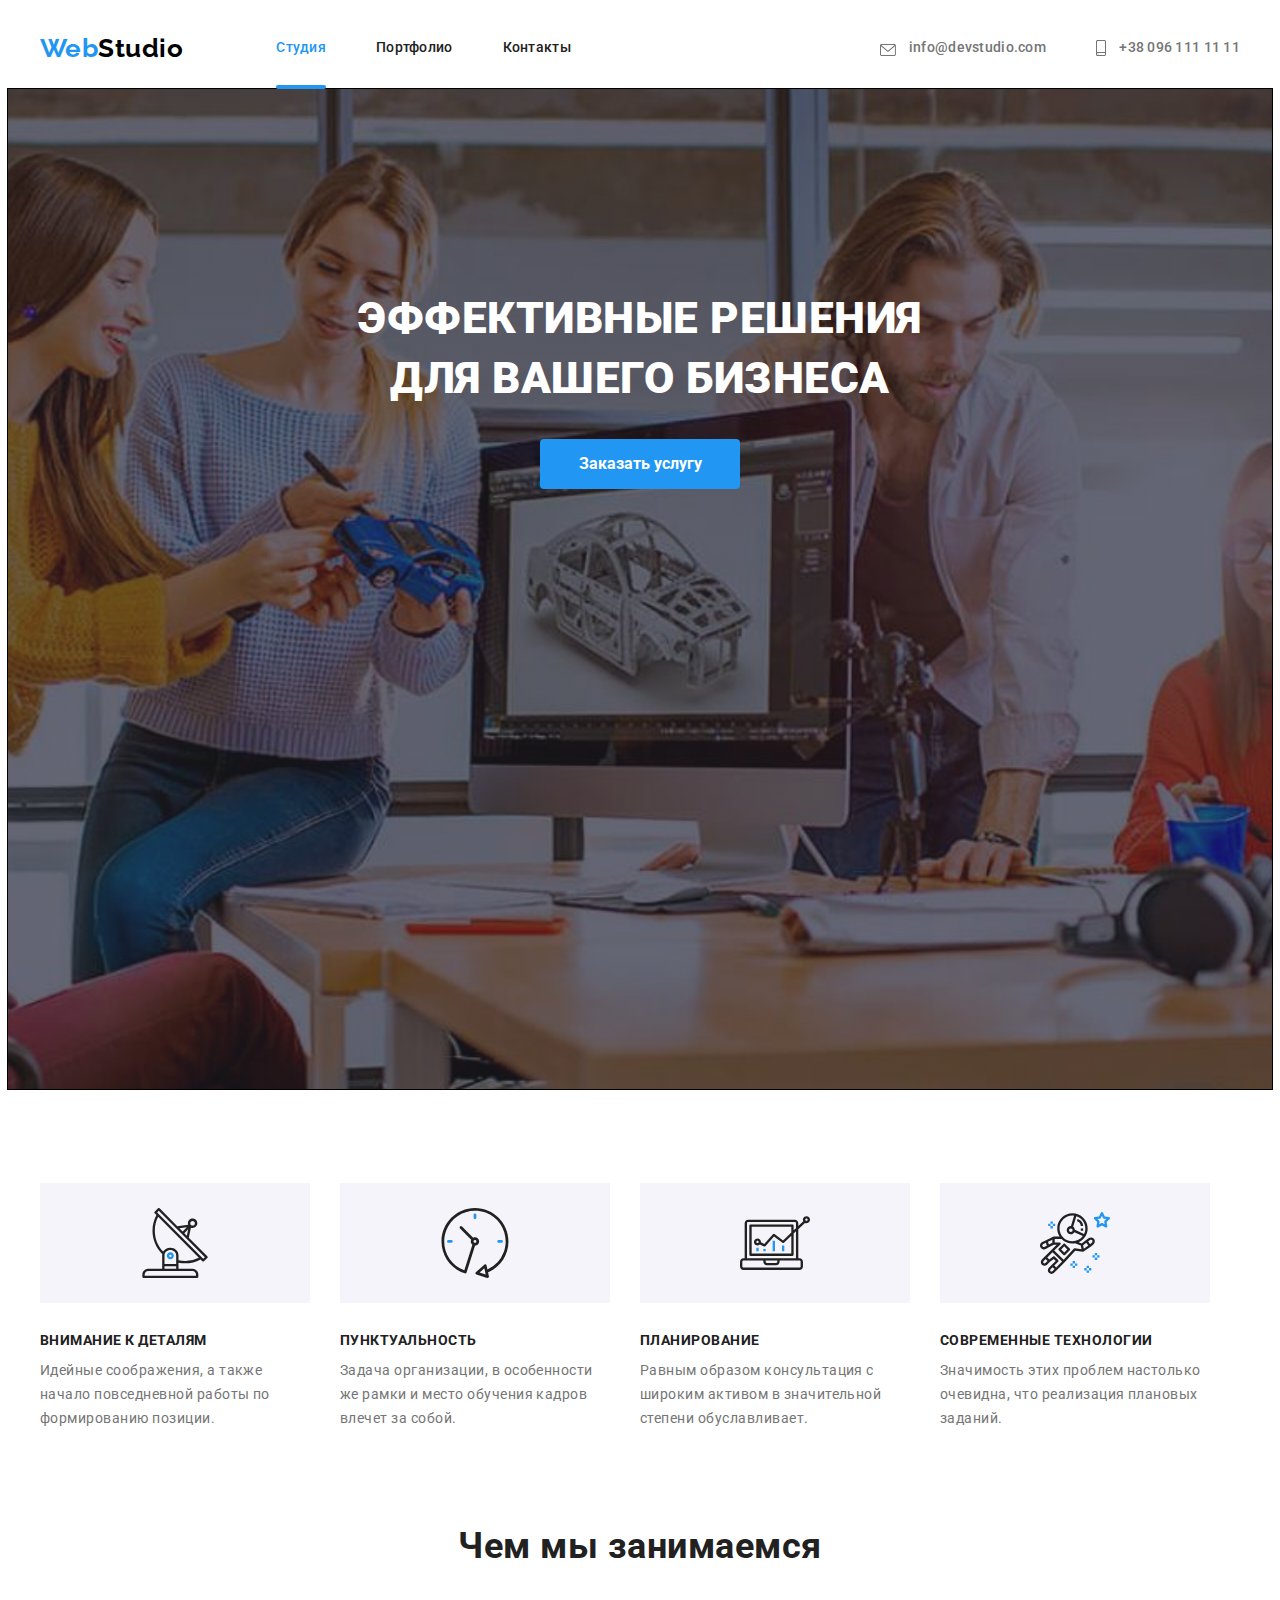
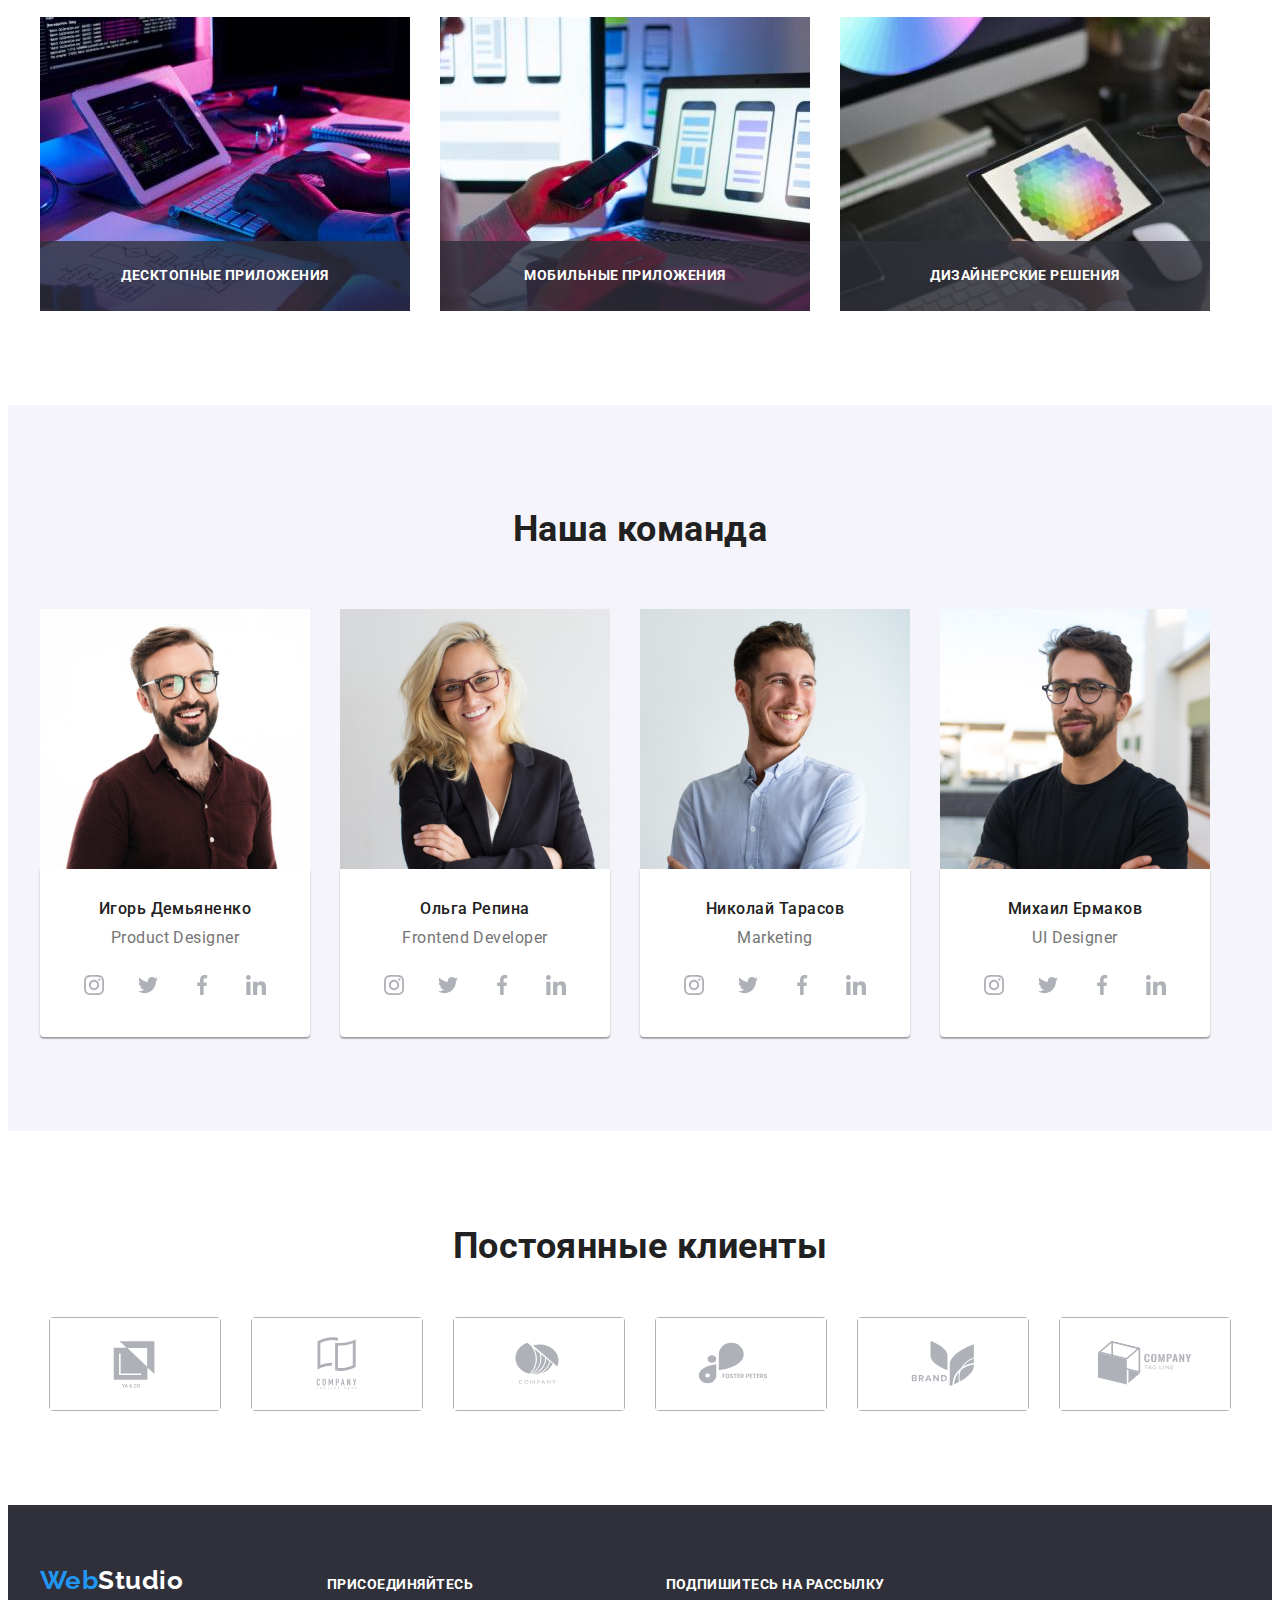
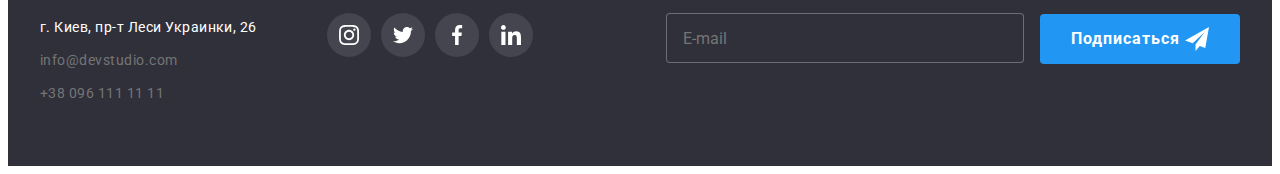
<file: index.html>
<!DOCTYPE html>
<html lang="ru">

<head>
    <meta charset="UTF-8">
    <meta name="viewport" content="width=device-width, initial-scale=1.0">
    <title>WebStudio</title>
    <link rel="preconnect" href="https://fonts.googleapis.com">
    <link rel="preconnect" href="https://fonts.gstatic.com" crossorigin>
    <link
        href="https://fonts.googleapis.com/css2?family=Raleway:wght@700&family=Roboto:wght@400;500;700;900&display=swap"
        rel="stylesheet">
    <link rel="stylesheet" href="https://cdnjs.cloudflare.com/ajax/libs/modern-normalize/1.1.0/modern-normalize.min.css"
        integrity="sha512-wpPYUAdjBVSE4KJnH1VR1HeZfpl1ub8YT/NKx4PuQ5NmX2tKuGu6U/JRp5y+Y8XG2tV+wKQpNHVUX03MfMFn9Q=="
        crossorigin="anonymous" referrerpolicy="no-referrer" />
    <link rel="stylesheet" href="./css/styles.css">
</head>

<body>
    <header>
        <div class="container main-menu">
            <nav class="main-nav">
                <a class="logo higher link" href="./index.html">
                    Web<span class="logo-first">Studio</span>
                </a>
                <ul class="site-nav list">
                    <li class="item"><a class="site-nav-current link" href="./index.html">Студия</a></li>
                    <li class="item"><a class="link" href="./portfolio.html">Портфолио</a></li>
                    <li class="item"><a class="link" href="">Контакты</a></li>
                </ul>
            </nav>
            <ul class="auth-nav list">
                <li class="item">
                    <a class="link" href="mailto:info@devstudio.com">
                        <svg class="mail-icon">
                            <use xlink:href="./images/sprite.svg#icon-envelope">
                            </use>
                        </svg>
                        info@devstudio.com</a>
                </li>
                <li class="phone item">
                    <a class="link" href="tel:+380961111111">
                        <svg class="phone-icon">
                            <use xlink:href="./images/sprite.svg#icon-smartphone">
                            </use>
                        </svg>
                        +38 096 111 11 11</a>
                </li>
            </ul>
        </div>
    </header>

    <main>
        <section class="hero">
            <h1 class="hero-title">Эффективные решения <br> для вашего бизнеса </h1>
            <button type="button" class="btn" data-modal-open>Заказать услугу</button>
        </section>

        <section class="dignity">
            <div class="container">
                <h2 hidden> Наши достоинства</h2>
                <ul class="list">
                    <li class="attention item">
                        <div class="dignity-icon">
                            <svg class="antenna-icon">
                                <use href="./images/sprite.svg#icon-antenna">
                                </use>
                            </svg>
                        </div>
                        <h3 class="dignity-title">Внимание к деталям</h3>
                        <p class="pre-title"> Идейные соображения, а также начало повседневной работы по формированию
                            позиции.</p>
                    </li>
                    <li class="punctuality item">
                        <div class="dignity-icon">
                            <svg class="clock-icon">
                                <use href="./images/sprite.svg#icon-clock">
                                </use>
                            </svg>
                        </div>
                        <h3 class="dignity-title">Пунктуальность</h3>
                        <p class="pre-title"> Задача организации, в особенности же рамки и место обучения кадров влечет
                            за собой.</p>
                    </li>
                    <li class="planning item">
                        <div class="dignity-icon">
                            <svg class="diagram-icon">
                                <use href="./images/sprite.svg#icon-diagram">
                                </use>
                            </svg>
                        </div>
                        <h3 class="dignity-title">Планирование</h3>
                        <p class="pre-title">Равным образом консультация с широким активом в значительной степени
                            обуславливает. </p>
                    </li>
                    <li class="technology item">
                        <div class="dignity-icon">
                            <svg class="astonaut-icon">
                                <use href="./images/sprite.svg#icon-astronaut">
                                </use>
                            </svg>
                        </div>
                        <h3 class="dignity-title">Современные технологии</h3>
                        <p class="pre-title"> Значимость этих проблем настолько очевидна, что реализация плановых
                            заданий.</p>
                    </li>
                </ul>
            </div>
        </section>

        <section class="engage">
            <div class="container">
                <h2 class="engage-title">Чем мы занимаемся </h2>
                <ul class="list">
                    <li class="item">
                        <img class="engage-img" src="./images/img-1.jpg" alt="Написание сайтов" width="370">
                        <div class="engage-box">
                            <p class="engage-text">Десктопные приложения</p>
                        </div>
                    </li>
                    <li class="item">
                        <img class="engage-img" src="./images/img-2.jpg" alt="Приложение для мобильных телефонов"
                            width="370">
                        <div class="engage-box">
                            <p class="engage-text">Мобильные приложения</p>
                        </div>
                    </li>
                    <li class="item">
                        <img class="engage-img" src="./images/img-3.jpg" alt="Цетовое оформление" width="370">
                        <div class="engage-box">
                            <p class="engage-text">Дизайнерские решения</p>
                        </div>
                    </li>
                </ul>
            </div>
        </section>

        <section class="command">
            <div class="container">
                <h2 class="command-title">Наша команда</h2>
                <ul class="list">
                    <li class="item">
                        <img src="./images/img-4.jpg" alt="фото дизайнера" width="270">
                        <div class="command-data">
                            <h3 class="command-title-item">Игорь Демьяненко</h3>
                            <p class="pre-title" lang="en">Product Designer</p>
                            <ul class="command-social list">
                                <li class="social-item">
                                    <a href="" class="social-link">
                                        <svg class="social-icon">
                                            <use href="./images/sprite.svg#icon-instagram">
                                            </use>
                                        </svg>
                                    </a>
                                </li>
                                <li class="social-item">
                                    <a href="" class="social-link">
                                        <svg class="social-icon">
                                            <use href="./images/sprite.svg#icon-twitter">
                                            </use>
                                        </svg>
                                    </a>
                                </li>
                                <li class="social-item">
                                    <a href="" class="social-link">
                                        <svg class="social-icon">
                                            <use href="./images/sprite.svg#icon-facebook">
                                            </use>
                                        </svg>
                                    </a>
                                </li>
                                <li class="social-item">
                                    <a href="" class="social-link">
                                        <svg class="social-icon">
                                            <use href="./images/sprite.svg#icon-linkedin">
                                            </use>
                                        </svg>
                                    </a>
                                </li>
                            </ul>
                        </div>
                    </li>
                    <li class="item">
                        <img src="./images/img-5.jpg" alt="фото разраотчика" width="270">
                        <div class="command-data">
                            <h3 class="command-title-item">Ольга Репина</h3>
                            <p class="pre-title" lang="en">Frontend Developer</p>
                            <ul class="command-social list">
                                <li class="social-item">
                                    <a href="" class="social-link">
                                        <svg class="social-icon">
                                            <use href="./images/sprite.svg#icon-instagram">
                                            </use>
                                        </svg>
                                    </a>
                                </li>
                                <li class="social-item">
                                    <a href="" class="social-link">
                                        <svg class="social-icon">
                                            <use href="./images/sprite.svg#icon-twitter">
                                            </use>
                                        </svg>
                                    </a>
                                </li>
                                <li class="social-item">
                                    <a href="" class="social-link">
                                        <svg class="social-icon">
                                            <use href="./images/sprite.svg#icon-facebook">
                                            </use>
                                        </svg>
                                    </a>
                                </li>
                                <li class="social-item">
                                    <a href="" class="social-link">
                                        <svg class="social-icon">
                                            <use href="./images/sprite.svg#icon-linkedin">
                                            </use>
                                        </svg>
                                    </a>
                                </li>
                            </ul>
                        </div>
                    </li>
                    <li class="item">
                        <img src="./images/img-6.jpg" alt="фото маркетолога" width="270">
                        <div class="command-data">
                            <h3 class="command-title-item">Николай Тарасов</h3>
                            <p class="pre-title" lang="en">Marketing</p>
                            <ul class="command-social list">
                                <li class="social-item">
                                    <a href="" class="social-link">
                                        <svg class="social-icon">
                                            <use href="./images/sprite.svg#icon-instagram">
                                            </use>
                                        </svg>
                                    </a>
                                </li>
                                <li class="social-item">
                                    <a href="" class="social-link">
                                        <svg class="social-icon">
                                            <use href="./images/sprite.svg#icon-twitter">
                                            </use>
                                        </svg>
                                    </a>
                                </li>
                                <li class="social-item">
                                    <a href="" class="social-link">
                                        <svg class="social-icon">
                                            <use href="./images/sprite.svg#icon-facebook">
                                            </use>
                                        </svg>
                                    </a>
                                </li>
                                <li class="social-item">
                                    <a href="" class="social-link">
                                        <svg class="social-icon">
                                            <use href="./images/sprite.svg#icon-linkedin">
                                            </use>
                                        </svg>
                                    </a>
                                </li>
                            </ul>
                        </div>
                    </li>
                    <li class="item">
                        <img src="./images/img-7.jpg" alt="фото дизайнера" width="270">
                        <div class="command-data">
                            <h3 class="command-title-item">Михаил Ермаков</h3>
                            <p class="pre-title" lang="en">UI Designer</p>
                            <ul class="command-social list">
                                <li class="social-item">
                                    <a href="" class="social-link">
                                        <svg class="social-icon">
                                            <use href="./images/sprite.svg#icon-instagram">
                                            </use>
                                        </svg>
                                    </a>
                                </li>
                                <li class="social-item">
                                    <a href="" class="social-link">
                                        <svg class="social-icon">
                                            <use href="./images/sprite.svg#icon-twitter">
                                            </use>
                                        </svg>
                                    </a>
                                </li>
                                <li class="social-item">
                                    <a href="" class="social-link">
                                        <svg class="social-icon">
                                            <use href="./images/sprite.svg#icon-facebook">
                                            </use>
                                        </svg>
                                    </a>
                                </li>
                                <li class="social-item">
                                    <a href="" class="social-link">
                                        <svg class="social-icon">
                                            <use href="./images/sprite.svg#icon-linkedin">
                                            </use>
                                        </svg>
                                    </a>
                                </li>
                            </ul>
                        </div>
                    </li>
                </ul>
            </div>
        </section>
        <section class="client">
            <div class="container">
                <h2 class="client-title">Постоянные клиенты</h2>
                <ul class="client-list list">
                    <li class="client-item">
                        <a href="" class="company-link link">
                            <svg class="company-icon">
                                <use href="./images/sprite.svg#icon-client-1">
                                </use>
                            </svg>
                        </a>
                    <li class="client-item">
                        <a href="" class="company-link link">
                            <svg class="company-icon">
                                <use href="./images/sprite.svg#icon-client-2">
                                </use>
                            </svg>
                        </a>
                    <li class="client-item">
                        <a href="" class="company-link link">
                            <svg class="company-icon">
                                <use href="./images/sprite.svg#icon-client-3">
                                </use>
                            </svg>
                        </a>
                    <li class="client-item">
                        <a href="" class="company-link link">
                            <svg class="company-icon">
                                <use href="./images/sprite.svg#icon-client-4">
                                </use>
                            </svg>
                        </a>
                    <li class="client-item">
                        <a href="" class="company-link link">
                            <svg class="company-icon">
                                <use href="./images/sprite.svg#icon-client-5">
                                </use>
                            </svg>
                        </a>
                    <li class="client-item">
                        <a href="" class="company-link link">
                            <svg class="company-icon">
                                <use href="./images/sprite.svg#icon-client-6">
                                </use>
                            </svg>
                        </a>
                </ul>
            </div>
        </section>
    </main>

    <footer>
        <div class=" info container">
            <div class="info-contacs">
                <a class="logo lower link" href="./index.html">
                    Web<span class="logo-second">Studio</span>
                </a>
                <address>
                    <ul class="contacts list">
                        <li class="contacts-item">г. Киев, пр-т Леси Украинки, 26</li>
                        <li><a class="contact-tel link" href="mailto:info@devstudio.com">info@devstudio.com</a></li>
                        <li><a class="link" href="tel:+380961111111">+38 096 111 11 11</a></li>
                    </ul>
                </address>
            </div>
            <div class="join">
                <p class="join-title">присоединяйтесь</p>
                <ul class="join-social list">
                    <li class="join-item">
                        <a href="" class="join-link">
                            <svg class="join-icon">
                                <use href="./images/sprite.svg#icon-instagram">
                                </use>
                            </svg>
                        </a>
                    </li>
                    <li class="join-item">
                        <a href="" class="join-link">
                            <svg class="join-icon">
                                <use href="./images/sprite.svg#icon-twitter">
                                </use>
                            </svg>
                        </a>
                    </li>
                    <li class="join-item">
                        <a href="" class="join-link">
                            <svg class="join-icon">
                                <use href="./images/sprite.svg#icon-facebook">
                                </use>
                            </svg>
                        </a>
                    </li>
                    <li class="join-item">
                        <a href="" class="join-link">
                            <svg class="join-icon">
                                <use href="./images/sprite.svg#icon-linkedin">
                                </use>
                            </svg>
                        </a>
                    </li>
                </ul>

            </div>
            <form class="subscription-form" autocomplete="off">
                <p class="subscription-form-head">Подпишитесь на рассылку</p>
                <input type="email" class="subscription-form-input" name="user-email" placeholder="E-mail" required>
                <button type="submit" class="subscription-form-button">
                    Подписаться
                    <svg class="send-icon">
                        <use href="./images/sprite.svg#icon-icon-send">
                        </use>
                    </svg>
                </button>
            </form>
        </div>
    </footer>
    <div class="backdrop is-hidden" data-modal>
        <div class="modal">
            <button type="button" class="modal-btn btn" data-modal-close>
                <svg class="modal-close-icon" width="18" height="18">
                    <use href="./images/sprite.svg#icon-close">
                    </use>
                </svg>
            </button>
            <form class="modal-form" autocomplete="off">
                <p class="modal-form-head">Оставьте свои данные, мы вам перезвоним</p>

                <label class="modal-form-field">Имя
                    <span class="modal-form-wrapper">
                        <input type="text" class="modal-form-input" name="user-name" minlength="2"
                            title="Имя должно содержать символы киррилицы и латиницы" pattern="[a-zA-Zа-яёА-ЯЁ]+"
                            required>
                        <svg class="modal-form-icon" width="18px" height="18px">
                            <use href="./images/sprite.svg#icon-name">
                            </use>
                        </svg>
                    </span>
                </label>

                <label class="modal-form-field">Телефон
                    <span class="modal-form-wrapper">
                        <input type="tel" class="modal-form-input" name="user-tel" minlength="10" title="099-xxx-xx-xx"
                            pattern="[0-9]{3}-[0-9]{3}-[0-9]{2}-[0-9]{2}" required>
                        <svg class="modal-form-icon" width="13px" height="13px">
                            <use href="./images/sprite.svg#icon-tel">
                            </use>
                        </svg>
                    </span>
                </label>

                <label class="modal-form-field">Почта
                    <span class="modal-form-wrapper">
                        <input type="email" class="modal-form-input" name="user-email" maxlength="30"
                            title="format: xxx@xxx.xxx" pattern="[a-z0-9._%+-]+@[a-z0-9.-]+\.[a-z]{2,4}$" required>
                        <svg class="modal-form-icon" width="15px" height="12px">
                            <use href="./images/sprite.svg#icon-mail">
                            </use>
                        </svg>
                    </span>
                </label>

                <label class="modal-form-field message">Комментарий
                    <textarea class="modal-form-message" name="user-message" placeholder="Введите текст"></textarea>
                </label>

                <input type="checkbox" id="accept-policy" class="modal-form-checkbox visually-hidden">
                <label for="accept-policy" class="modal-form-checkbox-label">Соглашаюсь с рассылкой и принимаю&nbsp;
                    <a href="#" class="modal-form-terms"> Условия договора </a></label>
                <button type="submit" class="modal-form-button">Отправить</button>

            </form>
        </div>
    </div>
    <script src="./js/modal.js"></script>
</body>

</html>
</file>
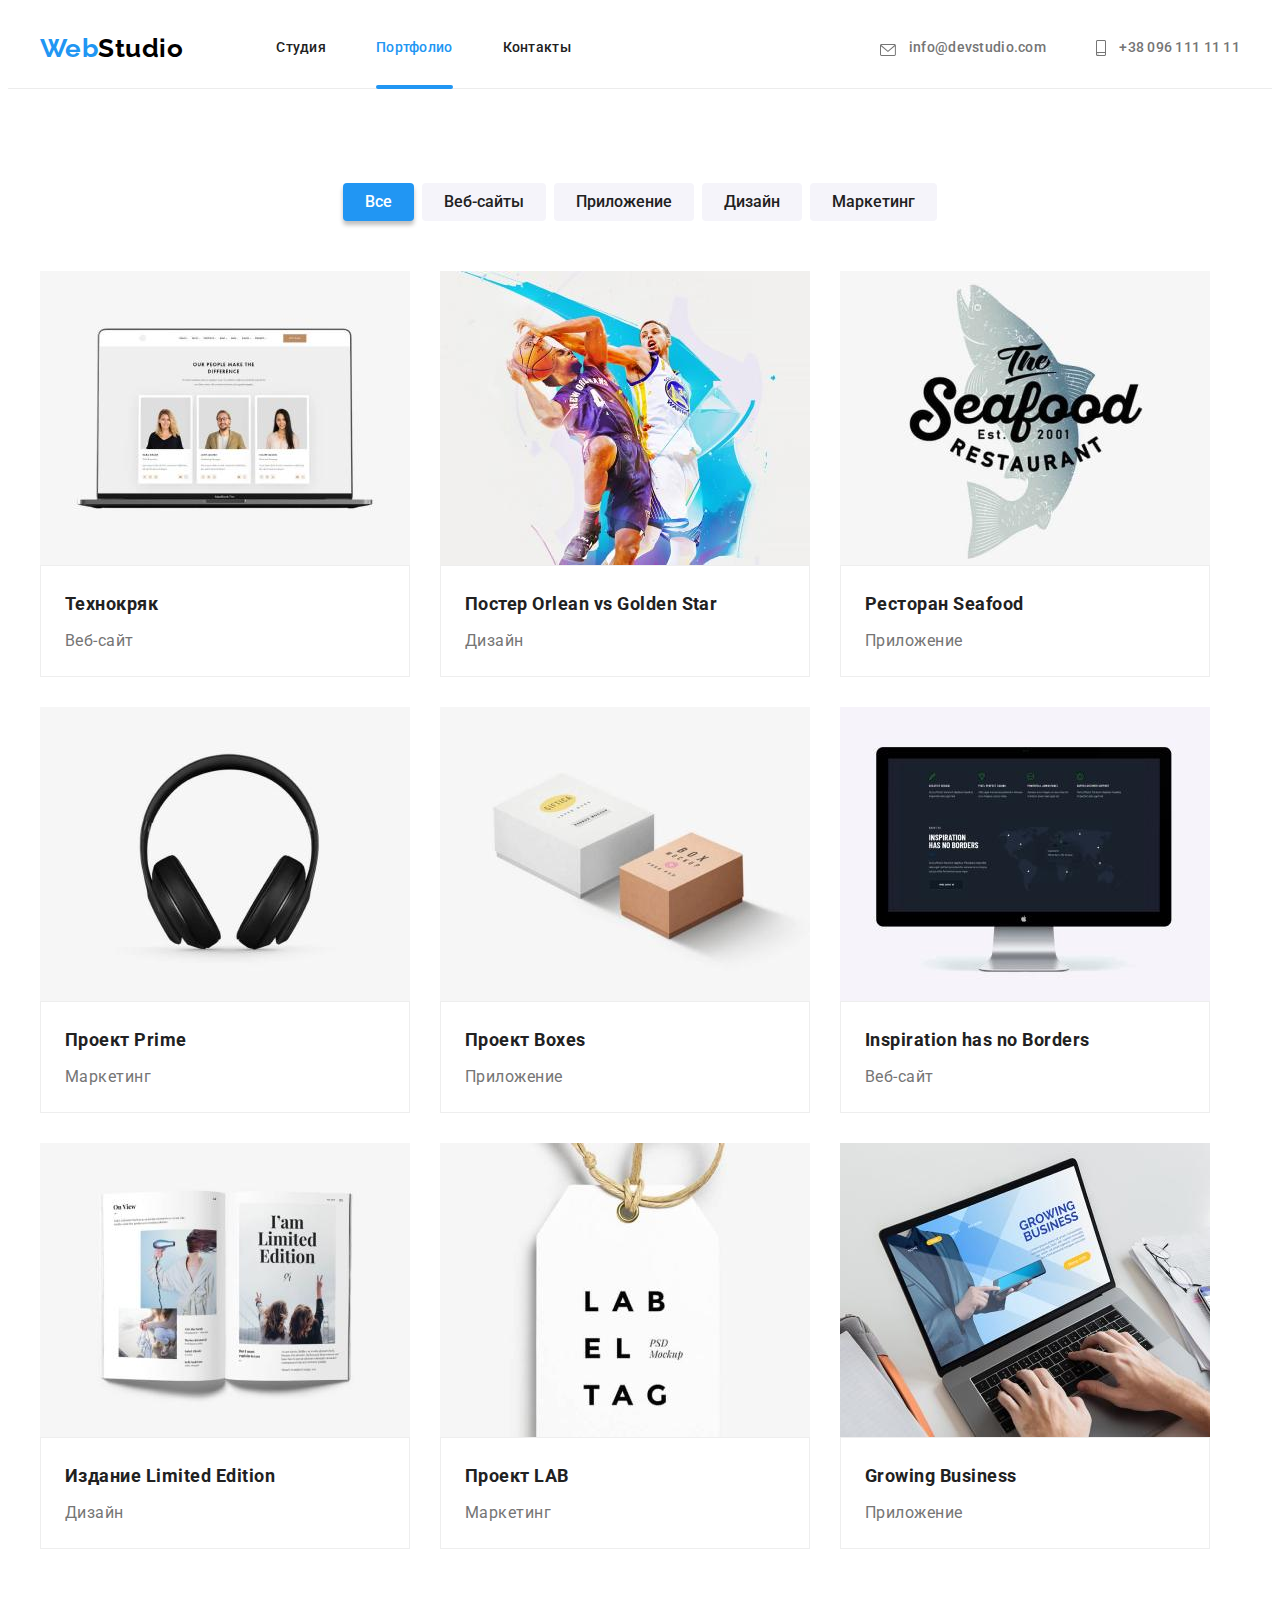
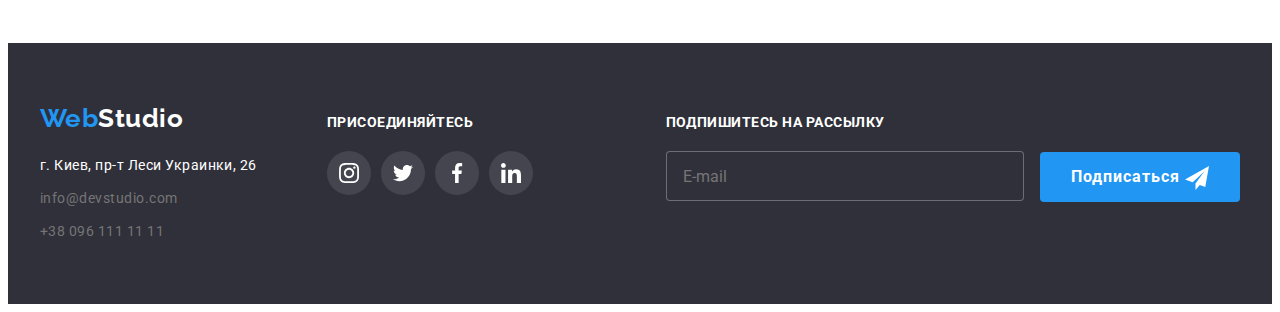
<file: portfolio.html>
<!DOCTYPE html>
<html lang="ru">

<head>
    <meta charset="UTF-8">
    <meta name="viewport" content="width=device-width, initial-scale=1.0">
    <title>WebStudio</title>
    <link rel="preconnect" href="https://fonts.googleapis.com">
    <link rel="preconnect" href="https://fonts.gstatic.com" crossorigin>
    <link
        href="https://fonts.googleapis.com/css2?family=Raleway:wght@700&family=Roboto:wght@400;500;700;900&display=swap"
        rel="stylesheet">
    <link rel="stylesheet" href="https://cdnjs.cloudflare.com/ajax/libs/modern-normalize/1.1.0/modern-normalize.min.css"
        integrity="sha512-wpPYUAdjBVSE4KJnH1VR1HeZfpl1ub8YT/NKx4PuQ5NmX2tKuGu6U/JRp5y+Y8XG2tV+wKQpNHVUX03MfMFn9Q=="
        crossorigin="anonymous" referrerpolicy="no-referrer" />
    <link rel="stylesheet" href="./css/styles.css">
</head>

<body>
    <header>

        <div class="container main-menu">
            <nav class="main-nav">
                <a class="logo higher link" href="./index.html">
                    Web<span class="logo-first">Studio</span>
                </a>

                <ul class="site-nav list">
                    <li class="item"><a class="link" href="./index.html">Студия</a></li>
                    <li class="item"><a class="site-nav-current link" href="./portfolio.html">Портфолио</a></li>
                    <li class="item"><a class="link" href="">Контакты</a></li>
                </ul>
            </nav>
            <ul class="auth-nav list">
                <li class="item">
                    <a class="link" href="mailto:info@devstudio.com">
                        <svg class="mail-icon">
                            <use href="./images/sprite.svg#icon-envelope">
                            </use>
                        </svg>
                        info@devstudio.com</a>
                </li>
                <li class="phone item">
                    <a class="link" href="tel:+380961111111">
                        <svg class="phone-icon">
                            <use href="./images/sprite.svg#icon-smartphone">
                            </use>
                        </svg>
                        +38 096 111 11 11</a>
                </li>
            </ul>
        </div>
    </header>
    <main>
        <section class="main-projects">
            <div class="container ">
                <h1 hidden>Примеры проектов</h1>
                <ul class="projects-nav list">
                    <li class="item"><button class="active-btn btn" type="button">Все</button></li>
                    <li class="item"><button class="btn" type="button">Веб-сайты</button></li>
                    <li class="item"><button class="btn" type="button">Приложение</button></li>
                    <li class="item"><button class="btn" type="button">Дизайн</button></li>
                    <li class="item"><button class="btn" type="button">Маркетинг</button></li>
                </ul>
                <ul class="projects list">
                    <li class="item">
                        <a href="" class="link">
                            <div class="projects-item-wrap">
                                <img src="./images/img-11.jpg" alt="Фото трьох человек на екране ноутбука" width="370">
                                <p class="projects-picture-text">Технокряк это современная площадка распространения
                                    коронавируса. Компании используют эту платформу для цифрового шпионажа и атак на
                                    защищённые сервера конкурентов.</p>
                            </div>
                            <div class="projects-text">
                                <h2 class="projects-title">Технокряк</h2>
                                <p class="pre-title">Веб-сайт</p>
                            </div>
                        </a>
                    </li>
                    <li class="item">
                        <a href="" class="link">
                            <div class="projects-item-wrap">
                                <img src="./images/img-12.jpg" alt="Фото двух баскетболистов" width="370">
                                <p class="projects-picture-text">Технокряк это современная площадка распространения
                                    коронавируса. Компании используют эту платформу для цифрового шпионажа и атак на
                                    защищённые сервера конкурентов.</p>
                            </div>
                            <div class="projects-text">
                                <h2 class="projects-title">Постер <span lang="en">Orlean vs Golden Star</span> </h2>
                                <p class="pre-title">Дизайн</p>
                            </div>
                        </a>
                    </li>
                    <li class="item">
                        <a href="" class="link">
                            <div class="projects-item-wrap">
                                <img src="./images/img-13.jpg" alt="Фото логотипа ресторана" width="370">
                                <p class="projects-picture-text">Технокряк это современная площадка распространения
                                    коронавируса. Компании используют эту платформу для цифрового шпионажа и атак на
                                    защищённые сервера конкурентов.</p>
                            </div>
                            <div class="projects-text">
                                <h2 class="projects-title">Ресторан <span lang="en">Seafood</span> </h2>
                                <p class="pre-title">Приложение</p>
                            </div>
                        </a>
                    </li>
                    <li class="item">
                        <a href="" class="link">
                            <div class="projects-item-wrap">
                                <img src="./images/img-14.jpg" alt="Фото наушников" width="370">
                                <p class="projects-picture-text">Технокряк это современная площадка распространения
                                    коронавируса. Компании используют эту платформу для цифрового шпионажа и атак на
                                    защищённые сервера конкурентов.</p>
                            </div>
                            <div class="projects-text">
                                <h2 class="projects-title">Проект <span lang="en">Prime</span></h2>
                                <p class="pre-title">Маркетинг</p>
                            </div>
                        </a>
                    </li>
                    <li class="item">
                        <a href="" class="link">
                            <div class="projects-item-wrap">
                                <img src="./images/img-15.jpg" alt="Фото двух коробок" width="370">
                                <p class="projects-picture-text">Технокряк это современная площадка распространения
                                    коронавируса. Компании используют эту платформу для цифрового шпионажа и атак на
                                    защищённые сервера конкурентов.</p>
                            </div>
                            <div class="projects-text">
                                <h2 class="projects-title">Проект <span lang="en">Boxes</span></h2>
                                <p class="pre-title">Приложение</p>
                            </div>
                        </a>
                    </li>
                    <li class="item">
                        <a href="" class="link">
                            <div class="projects-item-wrap">
                                <img src="./images/img-16.jpg" alt="Фото монитора" width="370">
                                <p class="projects-picture-text">Технокряк это современная площадка распространения
                                    коронавируса. Компании используют эту платформу для цифрового шпионажа и атак на
                                    защищённые сервера конкурентов.</p>
                            </div>
                            <div class="projects-text">
                                <h2 lang="en" class="projects-title">Inspiration has no Borders</h2>
                                <p class="pre-title">Веб-сайт</p>
                            </div>
                        </a>
                    </li>
                    <li class="item">
                        <a href="" class="link">
                            <div class="projects-item-wrap">
                                <img src="./images/img-17.jpg" alt="Фото журнала" width="370">
                                <p class="projects-picture-text">Технокряк это современная площадка распространения
                                    коронавируса. Компании используют эту платформу для цифрового шпионажа и атак на
                                    защищённые сервера конкурентов.</p>
                            </div>
                            <div class="projects-text">
                                <h2 class="projects-title">Издание <span lang="en">Limited Edition</span></h2>
                                <p class="pre-title">Дизайн</p>
                            </div>
                        </a>
                    </li>
                    <li class="item">
                        <a href="" class="link">
                            <div class="projects-item-wrap">
                                <img src="./images/img-18.jpg" alt="Фото бирки" width="370">
                                <p class="projects-picture-text">Технокряк это современная площадка распространения
                                    коронавируса. Компании используют эту платформу для цифрового шпионажа и атак на
                                    защищённые сервера конкурентов.</p>
                            </div>
                            <div class="projects-text">
                                <h2 class="projects-title">Проект <span lang="en">LAB</span></h2>
                                <p class="pre-title">Маркетинг</p>
                            </div>
                        </a>
                    </li>
                    <li class="item">
                        <a href="" class="link">
                            <div class="projects-item-wrap">
                                <img src="./images/img-19.jpg" alt="Фото ноутбука" width="370">
                                <p class="projects-picture-text">Технокряк это современная площадка распространения
                                    коронавируса. Компании используют эту платформу для цифрового шпионажа и атак на
                                    защищённые сервера конкурентов.</p>
                            </div>
                            <div class="projects-text">
                                <h2 lang="en" class="projects-title">Growing Business</h2>
                                <p class="pre-title">Приложение</p>
                            </div>
                        </a>
                    </li>
                </ul>
            </div>
        </section>
    </main>

    <footer>
        <div class=" info container">
            <div class="info-contacs">
                <a class="logo lower link" href="./index.html">
                    Web<span class="logo-second">Studio</span>
                </a>
                <address>
                    <ul class="contacts list">
                        <li class="contacts-item">г. Киев, пр-т Леси Украинки, 26</li>
                        <li><a class="contact-tel link" href="mailto:info@devstudio.com">info@devstudio.com</a></li>
                        <li><a class="link" href="tel:+380961111111">+38 096 111 11 11</a></li>
                    </ul>
                </address>
            </div>
            <div class="join">
                <p class="join-title">присоединяйтесь</p>
                <ul class="join-social list">
                    <li class="join-item">
                        <a href="" class="join-link">
                            <svg class="join-icon">
                                <use href="./images/sprite.svg#icon-instagram">
                                </use>
                            </svg>
                        </a>
                    </li>
                    <li class="join-item">
                        <a href="" class="join-link">
                            <svg class="join-icon">
                                <use href="./images/sprite.svg#icon-twitter">
                                </use>
                            </svg>
                        </a>
                    </li>
                    <li class="join-item">
                        <a href="" class="join-link">
                            <svg class="join-icon">
                                <use href="./images/sprite.svg#icon-facebook">
                                </use>
                            </svg>
                        </a>
                    </li>
                    <li class="join-item">
                        <a href="" class="join-link">
                            <svg class="join-icon">
                                <use href="./images/sprite.svg#icon-linkedin">
                                </use>
                            </svg>
                        </a>
                    </li>
                </ul>

            </div>
            <form class="subscription-form" autocomplete="off">
                <p class="subscription-form-head">Подпишитесь на рассылку</p>
                <input type="email" class="subscription-form-input" name="user-email" placeholder="E-mail" required>
                <button type="submit" class="subscription-form-button">
                    Подписаться
                    <svg class="send-icon">
                        <use href="./images/sprite.svg#icon-icon-send">
                        </use>
                    </svg>
                </button>
            </form>
        </div>
    </footer>
</body>

</html>
</file>
<file: css/styles.css>
:root {
    --primary-text-color:#757575;
    --title-text-color:#212121;
    --accent-color: #2196F3;
    --primary-background-color: #FFFFFF;
    --second-background-color: #F5F4FA;
    --footer-backgroud-color: #2F303A;
    --black-color: #000000;
}
.visually-hidden {
    position: absolute;
    white-space: nowrap;
    width: 1px;
    height: 1px;
    overflow: hidden;
    border: 0;
    padding: 0;
    clip: rect(0 0 0 0);
    clip-path: inset(50%);
    margin: -1px;
}

body{
    background-color:var(--primary-background-color);
    color:var(--primary-text-color) ;
    font-family: Roboto, sans-serif;
    letter-spacing: 0.03em;
}
header {
    border-bottom: 1px solid #ECECEC;
}
p, h1, h2, h3, h4, h6 {
    margin: 0;
}
img {
    display:block;
    max-width: 100%;
    height: auto;
}
.list {
    padding: 0;
    margin: 0;
    list-style: none;
}
.link {
    text-decoration: none;
}
.btn {
    border: none;
    text-align: center;
    cursor: pointer;
}   
.container {
    width: 1200px;
    margin: 0 auto;
    padding: 0 15px;
}


/* header */
.main-menu {
    display: flex;
    align-items: center;
    justify-content: space-between;
}
.main-nav {
    display: flex;
    align-items: center;
}
.logo {
    color:var(--accent-color);
    font-family:Raleway, sans-serif;
    font-weight: bold; 
    font-size: 26px;
    line-height: 1.19;
}
.main-menu .higher {
    display: block;
    padding-top: 24px;
    padding-bottom: 24px;
}

.logo-first{
    color: var(--black-color);
}
.logo-second {
    color: var(--primary-background-color);
}

/* Site nav */

.site-nav {
    display: flex;
    margin-left: 93px;
}

.site-nav .item + .item {
    margin-left: 50px;
}

.site-nav .link {
    position: relative;
    display: block;
    padding-top: 32px;
    padding-bottom: 32px;
    font-family: inherit;
    font-weight: 500;
    font-size: 14px;
    line-height: 1.14;
    letter-spacing: 0.02em;
    color: var(--title-text-color);
    transition: color 250ms cubic-bezier(0.4, 0, 0.2, 1);
}

.site-nav .link:hover, 
.site-nav .link:focus,
.auth-nav .link:hover,
.auth-nav .link:focus {
    color: var(--accent-color);
}
.site-nav .site-nav-current {
    color: var(--accent-color);
}

.site-nav-current::after {
    content:"";
    position: absolute;
    display: block;
    left: 0;
    bottom: -1px;
    width: 100%;
    height: 4px;
    background: var(--accent-color);
    border-radius: 2px;
}

.auth-nav {
    display: flex;
    margin-right: 0;
    margin-left: auto;
}
.auth-nav .item + .item {
    margin-left: 50px;
}
.auth-nav .link {
    display: block;
    padding-top: 32px;
    padding-bottom: 32px;
    font-family: inherit;
    font-weight: 500;
    font-size: 14px;
    line-height: 1.14;
    letter-spacing: 0.02em;
    color:var(--primary-text-color);
    transition: color 250ms cubic-bezier(0.4, 0, 0.2, 1);
}
.mail-icon {
    width: 16px;
    height: 12px;
    margin-right:10px;
    fill: currentColor;
    vertical-align:bottom;
    
  }
.phone-icon {
  width: 10px;
  height: 16px;
  margin-right:10px;
  fill: currentColor;
  vertical-align: top;
}

/* Hero */
.hero {
    padding-top: 200px;
    padding-bottom: 200px;
    max-width: 1600px;
    height: 600px;
    margin-left: auto;
    margin-right: auto;
    outline: 1px solid black;
    background-image:linear-gradient(to right, rgba(47, 48, 58, 0.4), rgba(47, 48, 58, 0.4)), url(../images/img-hero.jpg);
    background-repeat: no-repeat;
    background-position: center;
    background-size: cover;
    background-color: var(--footer-backgroud-color);
    text-align: center;
}
.hero-title {
    color:var(--primary-background-color);
    font-weight: 900;
    font-size: 44px;
    line-height: 1.36;
    text-transform: uppercase;
    margin-bottom: 30px;
}
.hero .btn {
    display: inline-block;
    padding: 10px 32px;
    border-radius: 4px;
    min-width: 200px;
    color:var(--primary-background-color);
    background-color: var(--accent-color);
    font-family: inherit;
    font-style: normal;
    font-weight: bold;
    font-size: 16px;
    line-height: 1.88;
}

/* Dignity */
.dignity {
    font-size: 14px;
    line-height: 1.71;
    padding: 94px 0;
}
.dignity .list {
    display: flex;
    flex-wrap: wrap;
}
.dignity .item {
    width: 270px;
    margin-right: 30px;
}
.dignity .item:last-child {
    margin-right: 0;
  }
.dignity-title {
    color:var(--title-text-color);
    font-weight: bold;
    font-size: 14px;
    line-height: 1.14;
    text-transform: uppercase;
    margin-bottom: 10px;
}
.dignity-icon {
    display: flex;
    align-items: center;
    justify-content: center;
    width: 100%;
    height: 120px;
    background-color: var(--second-background-color);
    margin-bottom: 30px;

}
.antenna-icon,
.clock-icon,
.diagram-icon,
.astonaut-icon {
    display: flex;
    width: 70px;
    height: 70px;
}

/* Engage */
.engage {
    padding-top: 0;
    padding-bottom: 94px;
}
.engage .list {
    display: flex;
    flex-wrap: wrap;
}
.engage .item {
    width: 370px;
    margin-right: 30px;
    position: relative;
    display: flex;
    
}
.engage .item:last-child {
    margin-right: 0;
  }
.engage-title {
    margin-top: 0;
    margin-bottom: 50px;
    color: var(--title-text-color);
    font-weight: bold;
    font-size: 36px;
    line-height: 1.17;
    text-align: center;
}

.engage-box {
    position: absolute;
    width: 100%;
    height: 70px;
    bottom: 0;
    left: 0;
    display: flex;
    text-align: center;
    justify-content: center;
    background-color: rgba(47, 48, 58, 0.8);
}
.engage-text {
    font-weight: bold;
    font-size: 14px;
    line-height: 1.14;
    text-transform: uppercase;
    margin: auto;
    color:var(--primary-background-color);
}

/* Command */
.command {
    padding-top: 94px;
    padding-bottom: 94px;
    background-color:var(--second-background-color);
    font-size: 16px;
    line-height: 1.19;
    
}
.command .list {
    display: flex;
    flex-wrap: wrap;
}
.command .item {
    width: calc(100%/4-30px);
    margin-right: 30px;
    text-align: center;
}
.command .item:last-child {
    margin-right: 0;
}

.command-title {
    margin-bottom: 50px;
    color: var(--title-text-color);
    font-weight: bold;
    font-size: 36px;
    line-height: 1.67;
    text-align: center;
    
}
.command-data {
    padding: 30px 0;
    background-color: var(--primary-background-color);
    box-shadow: 0px 1px 3px rgba(0, 0, 0, 0.12), 0px 1px 1px rgba(0, 0, 0, 0.14), 0px 2px 1px rgba(0, 0, 0, 0.2);
    border-radius: 0px 0px 4px 4px;
}

.command-title-item {
    margin-bottom: 10px;
    color: var(--title-text-color);
    font-weight: 500;
    font-size: 16px;
    line-height: 1.19; 
}
.command-data .pre-title {
    margin-bottom: 16px;
}
.command-social {
    display: flex;
    justify-content: center;
}
.social-item {
    width: 44px;
    height: 44px;
    margin-right: 10px;
}
.social-item:last-child {
    margin-right: 0;
}
.social-icon {
    width: 20px;
    height: 20px;
    fill:currentColor;
}

.social-link {
    width: 100%;
    height: 100%;
    border-radius: 50%;
    background-color:var(--primary-background-color);
    color: #AFB1B8;
    display: flex;
    align-items: center;
    justify-content: center;
    transition: color 250ms cubic-bezier(0.4, 0, 0.2, 1), background-color 250ms cubic-bezier(0.4, 0, 0.2, 1);
}
.social-link:hover,
.social-link:focus {
    background-color: var(--accent-color);
    color: var(--primary-background-color);
}
/* client */
.client {
    padding-top: 94px;
    padding-bottom: 94px;
}
.client-title {
    margin-bottom: 50px;
    color: var(--title-text-color);
    font-weight: bold;
    font-size: 36px;
    line-height: 1.17;
    text-align: center;
}
.client-list {
    display: flex;
    justify-content: center;
}
.client-item {
    width: 170px;
    height: 92px;
    margin-right: 30px;
    border: 1px solid #AFB1B8;
    border-radius: 4px;
}
.client-item:last-child {
    margin-right: 0;
}

.company-link {
    width: 100%;
    height: 100%;
    background-color:var(--primary-background-color);
    display: flex;
    align-items: center;
    justify-content: center;
    transition: fill 250ms cubic-bezier(0.4, 0, 0.2, 1),border 250ms cubic-bezier(0.4, 0, 0.2, 1);
}
.company-icon {
    width: 106px;
    height: 60px;
    fill: #AFB1B8;
}
.company-link:hover,
.company-link:focus {
    border: 1px solid var(--accent-color);
    border-radius: 4px;
}
.company-link:hover .company-icon,
.company-link:focus .company-icon {
    fill: var(--accent-color);
}

/* footer */
footer {
    padding: 60px 0;
    background-color: var(--footer-backgroud-color);
}
.info-contacs .lower {
    display: block;
    margin-bottom: 20px;
}
address {
    font-style: normal;
  }
.info {
    display: flex;
    align-items: baseline;
}

.contacts {
    font-family: inherit ;
    font-size: 14px;
    line-height: 1.71;
    
}
.contacts-item {
    color: var(--primary-background-color);
    margin-bottom: 9px;
}

.contacts .link {
    display: block;
    color: var(--primary-background-color) 60%;
    transition: color 250ms cubic-bezier(0.4, 0, 0.2, 1);
    
}
.contact-tel {
    margin-bottom: 9px;
}

.contacts .link:hover,
.contacts .link:focus {
    color:var(--accent-color);
}
.join {
    display: block;
    justify-content: center;
    align-items: center;
    margin-left: 70px;
}
.join-title {
    font-family: Roboto;
    font-weight: bold;
    font-size: 14px;
    line-height: 1.14;
    text-transform: uppercase;
    color:var(--primary-background-color);
    margin-bottom: 20px;
}
.join-social {
    display: flex;
}
.join-item {
    width: 44px;
    height: 44px;
    margin-right: 10px;
}
.join-item:last-child {
    margin-right: 0;
}
.join-icon {
    width: 20px;
    height: 20px;
    fill:var(--primary-background-color);
}
.join-link {
    width: 100%;
    height: 100%;
    border-radius: 50%;
    background-color:rgba(255, 255, 255, 0.1);
    display: flex;
    align-items: center;
    justify-content: center;
    transition: background-color 250ms cubic-bezier(0.4, 0, 0.2, 1);
}
.join-link:hover,
.join-link:focus {
    background-color: var(--accent-color);
}
.subscription-form {
    display: block;
    margin-right: 0;
    margin-left: auto;
}
.subscription-form-head {
    font-family: inherit;
    font-weight: bold;
    font-size: 14px;
    line-height: 1.14;
    text-transform: uppercase;
    color: var(--primary-background-color);
    margin-bottom: 20px;
}
.subscription-form-input {
    width: 358px;
    height: 50px;
    padding: 15px 16px;
    margin-right: 12px;
    font-family: inherit;
    font-size: 16px;
    line-height: 1.25;
    color: rgba(255, 255, 255, 0.6);
    background-color: var(--footer-backgroud-color);
    border: 1px solid rgba(255, 255, 255, 0.3);
    box-sizing: border-box;
    border-radius: 4px;
}
.subscription-form-input:hover {
    border: 1px solid var(--accent-color);
}
.subscription-form-button {
    width: 200px;
    height: 50px;
    border: none;
    border-radius: 4px;
    font-family: inherit;
    font-weight: bold;
    font-size: 16px;
    line-height: 1.88;
    letter-spacing: 0.06em;
    color: var(--primary-background-color);
    background-color: var(--accent-color);
}
.send-icon {
    width: 24px;
    height: 24px;
    fill: var(--primary-background-color);
    vertical-align: middle;
}
/* modal */
.backdrop {
    position: fixed;
    width: 100vw;
    height: 100vh;
    left:0;
    top: 0;
    background-color:rgba(0, 0, 0, 0.2);
    transition: visibility 250ms cubic-bezier(0.4, 0, 0.2, 1), opacity 250ms cubic-bezier(0.4, 0, 0.2, 1);
}
.backdrop.is-hidden {
    visibility: hidden;
    opacity: 0;
    pointer-events: none;
}
.modal {
    position: absolute;
    width: 528px;
    height: 581px;
    background-color:var(--primary-background-color);
    border-radius: 4px;
    top: 50%;
    left: 50%;
    transform: translate(-50%, -50%);
    padding: 40px;
}
.modal-btn {
    position: absolute;
    border: none;
    border: 1px solid rgba(0, 0, 0, 0.1);
    background-color: transparent;
    border-radius: 50%;
    width: 30px;
    height: 30px;
    top: 8px;
    right: 8px;
    display: flex;
    justify-content: center;
    align-items: center;
    transition: border-color 250ms cubic-bezier(0.4, 0, 0.2, 1);
}
.modal-btn:focus,
.modal-btn:hover {
    fill: var(--accent-color);
}
.modal-form {
    display: flex;
    flex-direction: column;
}
.modal-form-head {
    font-weight: bold;
    font-size: 20px;
    line-height: 1.15;
    text-align: center;
    color:var(--title-text-color);
    margin-bottom: 12px;
}
.modal-form-field {
    font-size: 12px;
    line-height: 1.17;
    letter-spacing: 0.01em;
    color: var(--primary-text-color);
    margin-bottom: 10px;
}

.modal-form-wrapper {
    position: relative;
    display: block;
    margin-top: 4px;
}
.modal-form-input {
    width: 100%;
    height: 40px;
    border: 1px solid rgba(33, 33, 33, 0.2);;
    box-sizing: border-box;
    border-radius: 4px;
    padding-left: 42px;
    transition: border-color 250ms cubic-bezier(0.4, 0, 0.2, 1);
}
.modal-form-input:focus {
    outline: none;
    border-color: var(--accent-color);
}
.modal-form-icon {
    display: inline-block;
    position: absolute;
    top: 50%;
    left: 12px;
    transform: translateY(-50%) ;
    transition: fill 250ms cubic-bezier(0.4, 0, 0.2, 1);
}
.modal-form-input:focus + .modal-form-icon {
    fill: var(--accent-color);
}
.modal-form-field.message {
    margin-bottom: 20px;
}
.modal-form-message {
    width: 100%;
    height: 120px;
    border: 1px solid rgba(33, 33, 33, 0.2);
    box-sizing: border-box;
    border-radius: 4px;
    resize: none;
    padding: 16px 12px;
    margin-top: 4px;
    transition: border-color 250ms cubic-bezier(0.4, 0, 0.2, 1);
}
.modal-form-message::placeholder {
    color: rgba(117, 117, 117, 0.5);
}
.modal-form-message:focus {
    outline: none;
    border-color: var(--accent-color);
}
.modal-form-checkbox-label{
    display: flex;
    text-align: center;
    justify-content: center;
    font-family: inherit;
    font-size: 14px;
    line-height: 1.7;
    color: var(--primary-text-color);
    margin-bottom: 30px;
}
.modal-form-checkbox-label::before {
    display: block;
    justify-content:baseline;
    content: "";
    width: 16px;
    height: 15px;
    margin: auto 7px auto 0;
    border: 1px solid var(--title-text-color);
    border-radius: 2px;
    cursor: pointer;
}
.modal-form-checkbox:checked + 
.modal-form-checkbox-label::before {
    border: 1px solid var(--accent-color);
    background-color: var(--accent-color);
    background-image: url(../images/check.svg);
    background-size: contain;
}
.modal-form-checkbox:focus + 
.modal-form-checkbox-label::before {
   outline: 1px solid var(--accent-color);
}
.modal-form-button {
    display: inline-block;
    border: none;
    width: 200px;
    height: 50px;
    background: var(--accent-color);
    box-shadow: 0px 4px 4px rgba(0, 0, 0, 0.15);
    border-radius: 4px;
    font-family: inherit;
    font-weight: bold;
    font-size: 16px;
    line-height: 1.88;
    letter-spacing: 0.06em;
    color: var(--primary-background-color);
    padding: 10px 55px;
    margin: 0 auto;
}
.modal-form-terms {
    color: var(--accent-color);
}
/* Projects */
.main-projects {
    padding-top: 94px;
    padding-bottom: 94px;
}
.projects-nav{
    display: flex;
    justify-content: center;
    margin-bottom: 50px;
}
.projects-nav .btn {
    display: inline-block;
    border-radius: 4px;
    padding: 6px 22px;
    color: var(--title-text-color);
    background-color:var(--second-background-color);
    font-family:inherit;
    font-weight: 500;
    font-size: 16px;
    line-height: 1.63;
    transition: color 250ms cubic-bezier(0.4, 0, 0.2, 1), background-color 250ms cubic-bezier(0.4, 0, 0.2, 1), box-shadow 250ms cubic-bezier(0.4, 0, 0.2, 1);
}
.projects-nav .item+.item {
    margin-left: 8px;
}
.projects-nav .active-btn,
.projects-nav .btn:hover,
.projects-nav .btn:focus {
    background-color: var(--accent-color);
    color:var(--primary-background-color);
    box-shadow: 0px 4px 4px rgba(0, 0, 0, 0.25);
}
.projects {
    display: flex;
    flex-wrap: wrap;
    font-size: 16px;
    line-height: 1.87;
}
.projects .item {
    /* position: relative; */
    width: calc(100%/3-30px);
    margin-right: 30px;
    margin-bottom: 30px;
}
.projects .item:nth-child(3n) {
    margin-right: 0;
}
.projects .item:nth-last-child(-n + 3) {
    margin-bottom: 0;
}
.projects .link {
    display: inline-block;
    transition: box-shadow 250ms cubic-bezier(0.4, 0, 0.2, 1);
}

.projects .link:hover,
.projects .link:focus {
    box-shadow: 0px 4px 4px rgba(0, 0, 0, 0.25);
}
.projects .link:focus .projects-picture-text,
.projects .link:hover .projects-picture-text {
    transform: translateY(0);
}
.projects-text {
    padding: 20px 24px;
    border: 1px solid #EEEEEE;
}
.projects-title {
    margin-bottom: 4px;
    color: var(--title-text-color);
    font-family: inherit;
    font-weight: bold;
    font-size: 18px;
    line-height: 2;
}
.projects .pre-title {
    font-family: inherit;
    font-size: 16px;
    line-height: 1.88; 
    color: var(--primary-text-color);

}
.projects-item-wrap {
    position: relative;
    overflow: hidden;
}
.projects-picture-text {
    position: absolute;
    top: 0;
    left: 0;
    font-family: Roboto;
    font-size: 18px;
    line-height: 1.56;
    color: var(--primary-background-color);
    background-color: rgba(33, 150, 243, 0.9);
    height: 100%;
    padding: 63px 24px;
    transform: translateY(101%);
    transition: transform 250ms cubic-bezier(0.4, 0, 0.2, 1);
}
</file>
